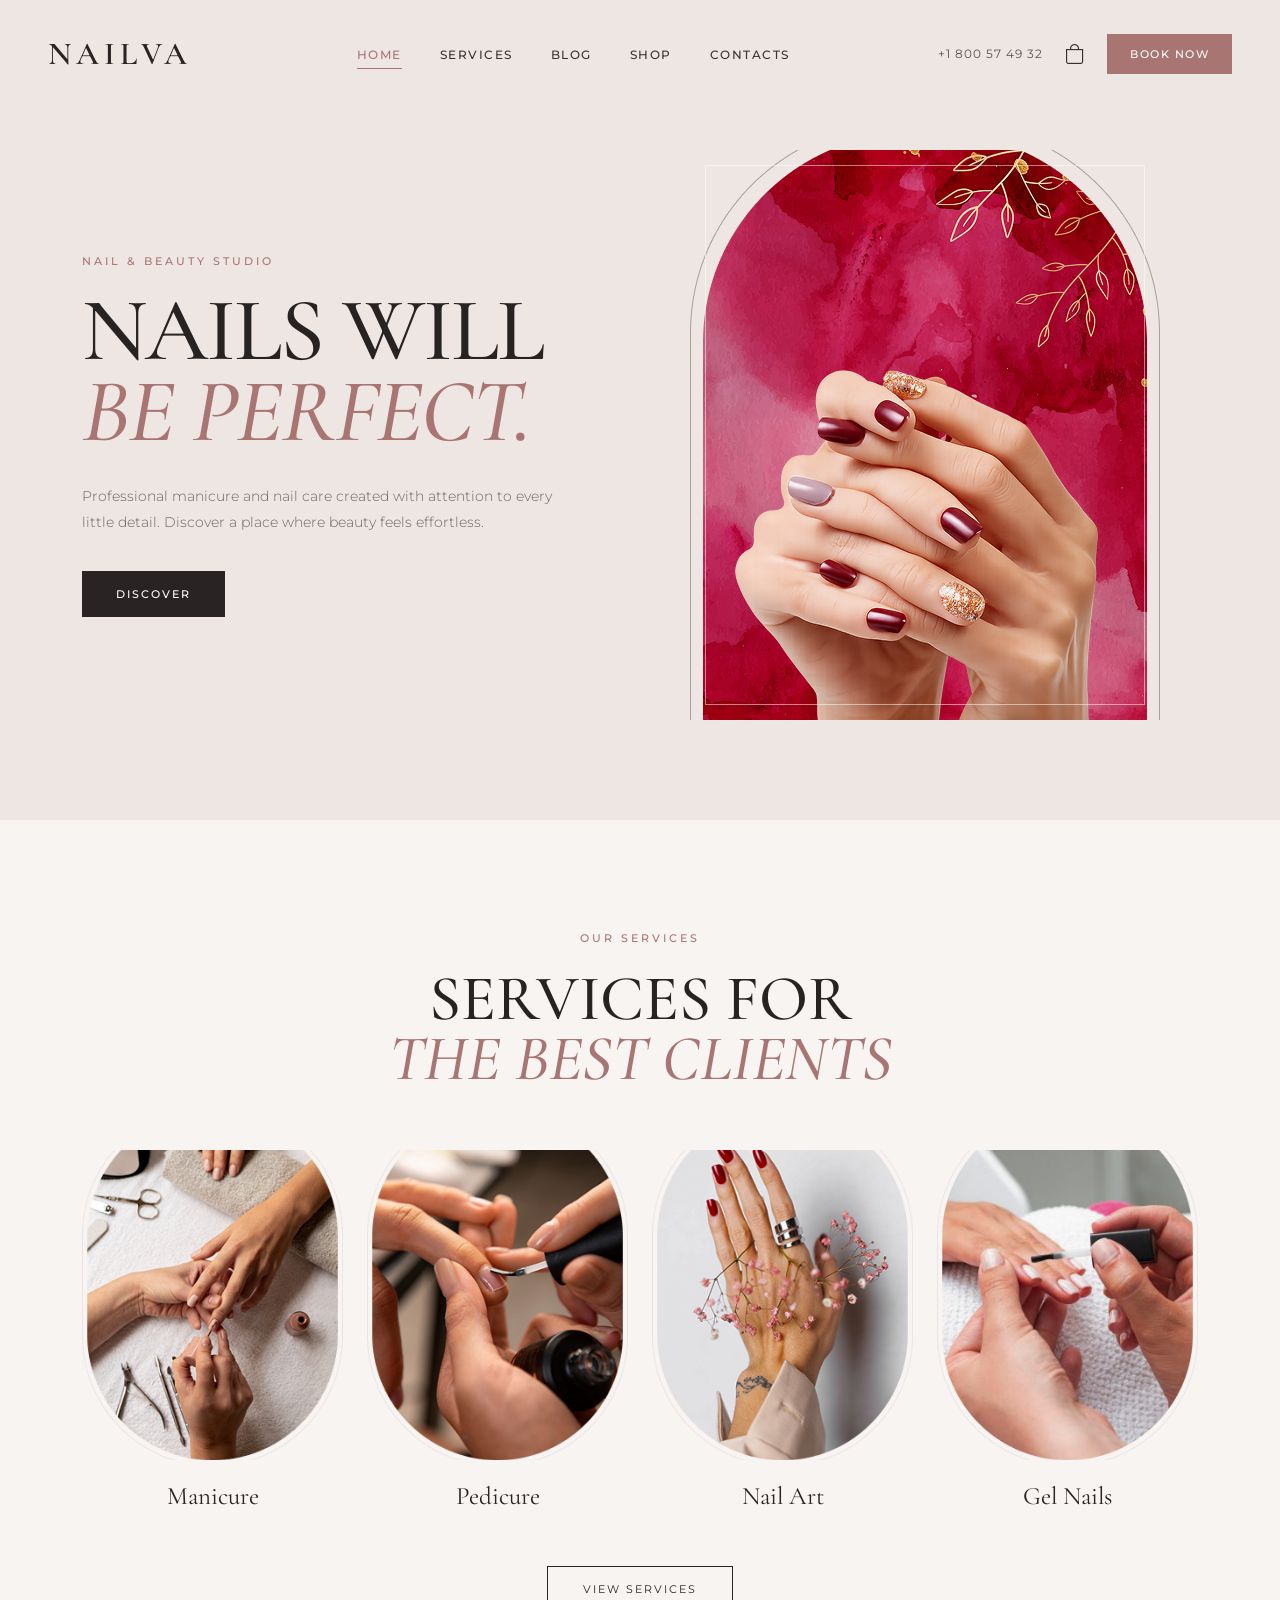
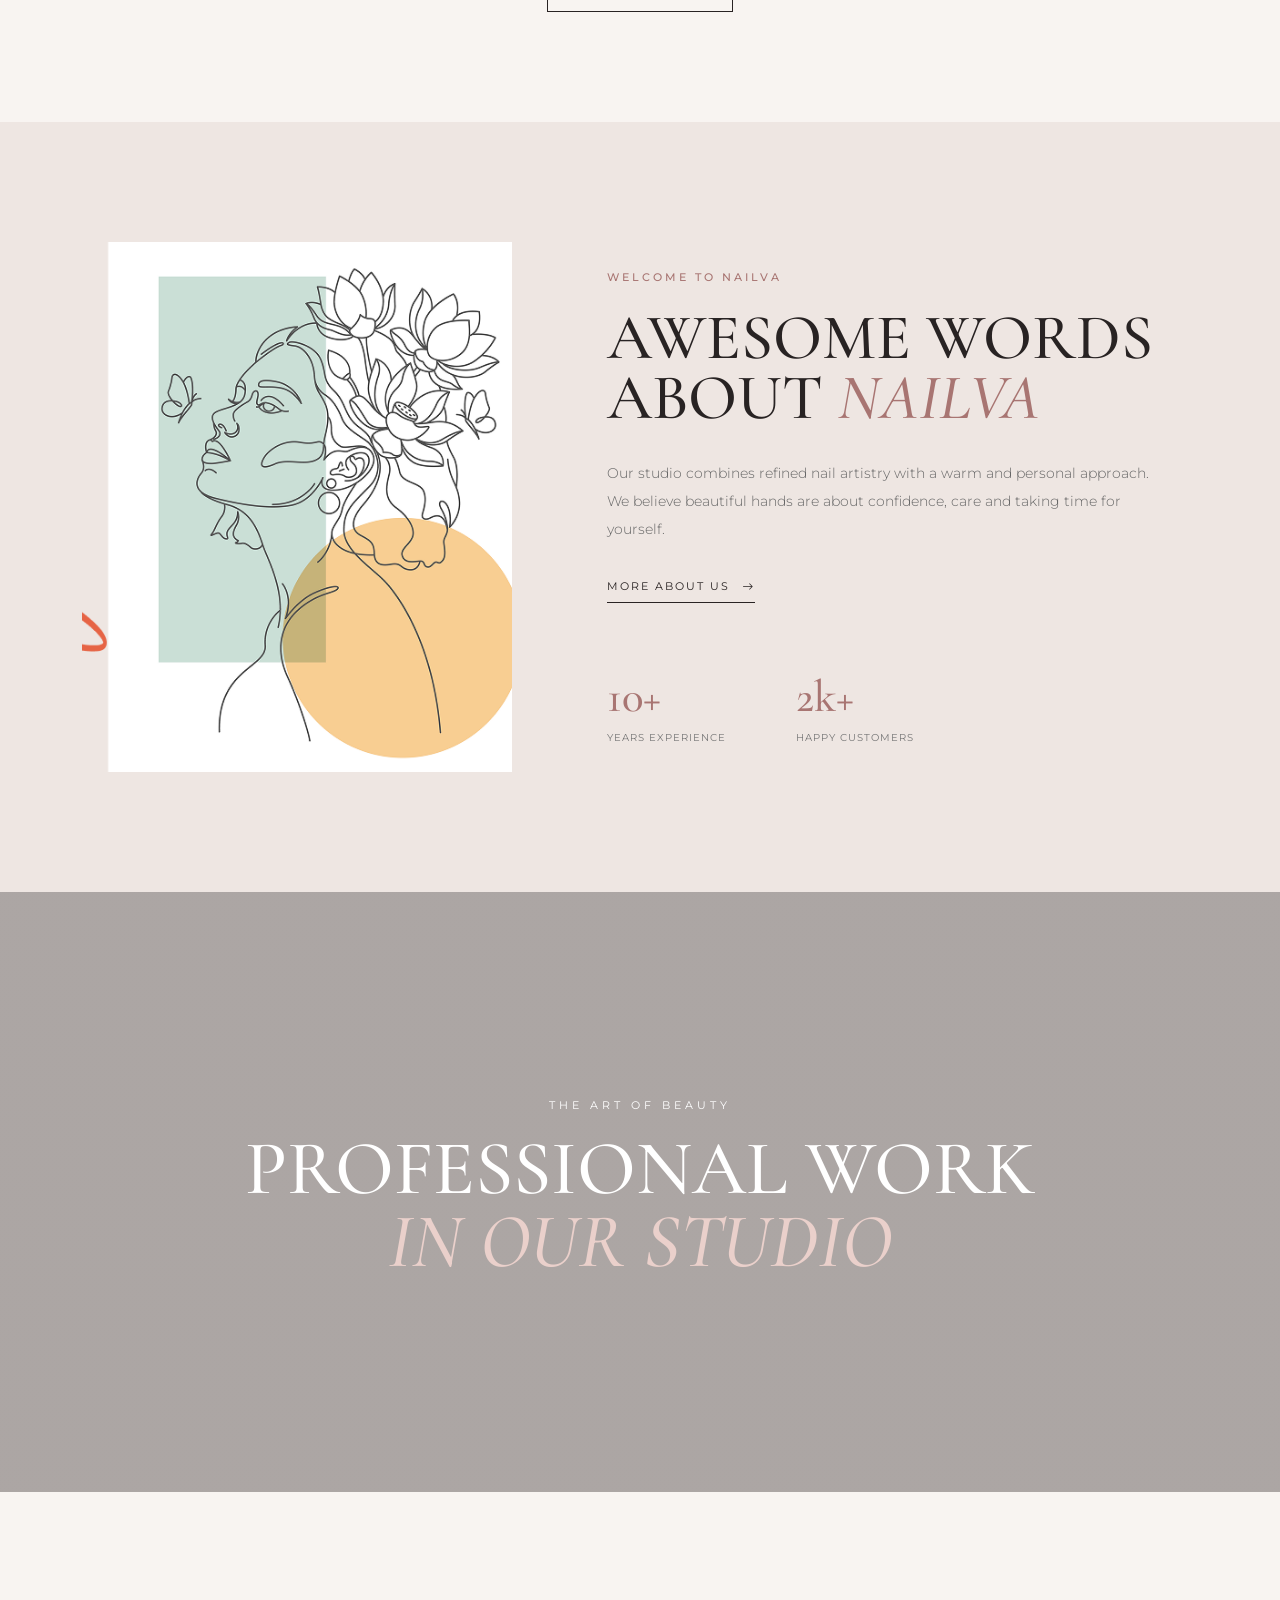
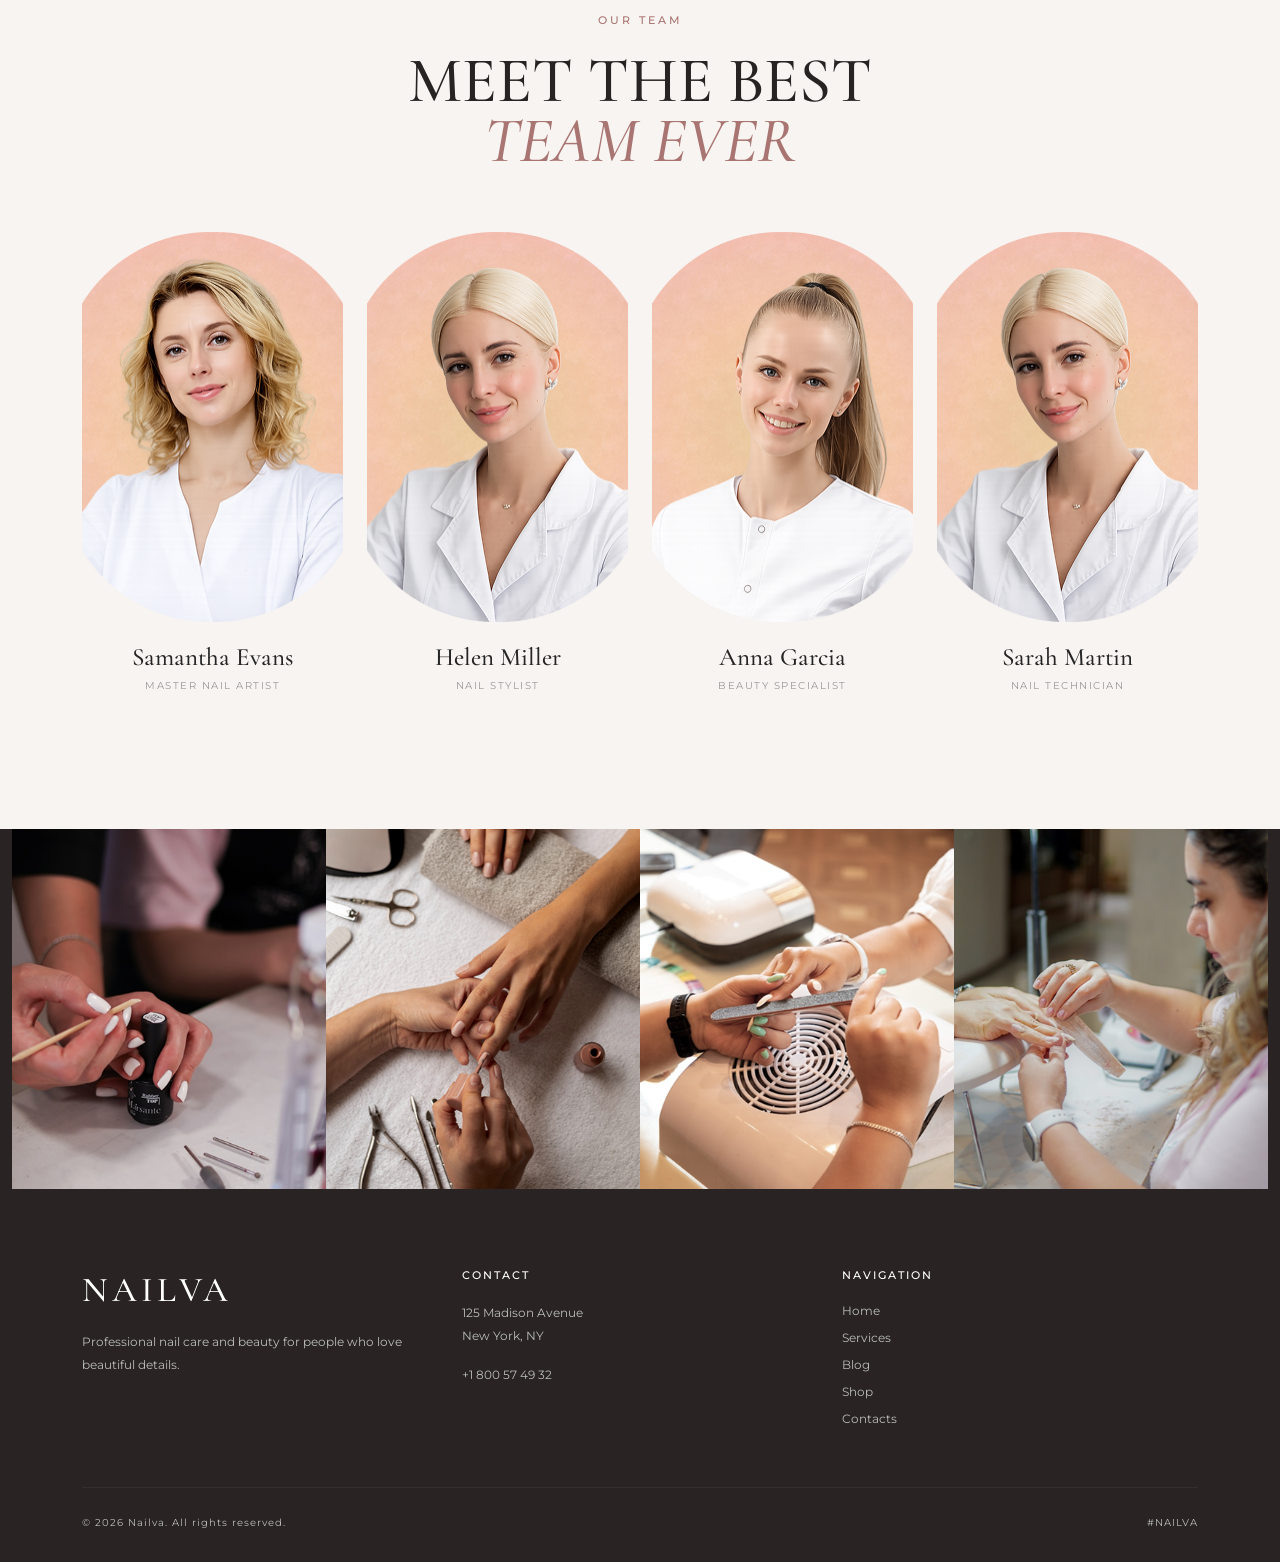
<file: index.html>
<!DOCTYPE html>
<html lang="en">

<head>
    <meta charset="UTF-8">
    <meta name="viewport" content="width=device-width, initial-scale=1.0">

    <title>Nailva - Nail Studio</title>

    <!-- Google Fonts -->
    <link rel="preconnect" href="https://fonts.googleapis.com">
    <link rel="preconnect" href="https://fonts.gstatic.com" crossorigin>

    <link href="https://fonts.googleapis.com/css2?family=Cormorant+Garamond:wght@400;500;600&family=Montserrat:wght@300;400;500;600&display=swap"
        rel="stylesheet">

    <!-- Bootstrap CSS -->
    <link href="https://cdn.jsdelivr.net/npm/bootstrap@5.3.3/dist/css/bootstrap.min.css"
        rel="stylesheet">

    <!-- Bootstrap Icons -->
    <link rel="stylesheet"
        href="https://cdn.jsdelivr.net/npm/bootstrap-icons@1.11.3/font/bootstrap-icons.min.css">

    <!-- Your CSS -->
    <link rel="stylesheet" href="./css/style.css">
</head>


<body>

    <!-- ================= NAVBAR ================= -->

    <header class="navbar-area">

        <nav class="navbar">

            <div class="container-fluid px-4 px-lg-5">

                <!-- Logo -->
                <a href="index.html" class="navbar-brand logo">
                    NAILVA
                </a>


                <!-- Navigation -->
                <ul class="navbar-menu">

                    <li>
                        <a href="index.html" class="active">
                            Home
                        </a>
                    </li>

                    <li>
                        <a href="services.html">
                            Services
                        </a>
                    </li>

                    <li>
                        <a href="blog.html">
                            Blog
                        </a>
                    </li>

                    <li>
                        <a href="shop.html">
                            Shop
                        </a>
                    </li>

                    <li>
                        <a href="contact.html">
                            Contacts
                        </a>
                    </li>

                </ul>


                <!-- Right Side -->
                <div class="navbar-right">

                    <span class="phone-number">
                        +1 800 57 49 32
                    </span>

                    <a href="shop.html" class="nav-icon">
                        <i class="bi bi-bag"></i>
                    </a>

                    <a href="contact.html" class="book-button">
                        Book now
                    </a>

                </div>

            </div>

        </nav>

    </header>



    <!-- ================= HERO SECTION ================= -->

    <section class="hero-section">

        <div class="container">

            <div class="row align-items-center">

                <!-- Hero Text -->

                <div class="col-lg-6">

                    <div class="hero-content">

                        <p class="small-title">
                            NAIL & BEAUTY STUDIO
                        </p>

                        <h1>
                            NAILS WILL
                            <br>
                            <span>BE PERFECT.</span>
                        </h1>

                        <p class="hero-description">
                            Professional manicure and nail care created
                            with attention to every little detail.
                            Discover a place where beauty feels effortless.
                        </p>

                        <a href="services.html" class="main-button">
                            Discover
                        </a>

                    </div>

                </div>


                <!-- Hero Image -->

                <div class="col-lg-6">

                    <div class="hero-image-wrapper">

                        <div class="hero-image">

                            <img
                                src="./indeximg/Component 2.png"
                                alt="Nail art">

                        </div>

                    </div>

                </div>

            </div>

        </div>

    </section>



    <!-- ================= SERVICES SECTION ================= -->

    <section class="services-section">

        <div class="container">

            <div class="text-center">

                <p class="section-small-title">
                    OUR SERVICES
                </p>

                <h2>
                    SERVICES FOR
                    <br>
                    <span>THE BEST CLIENTS</span>
                </h2>

            </div>


            <div class="row services-row">

                <!-- Service 1 -->

                <div class="col-6 col-md-3">

                    <a href="services.html" class="service-item">

                        <div class="service-image">

                            <img
                                src="/indeximg/Frame 32 (2).png"
                                alt="Manicure">

                        </div>

                        <p>
                            Manicure
                        </p>

                    </a>

                </div>


                <!-- Service 2 -->

                <div class="col-6 col-md-3">

                    <a href="services.html" class="service-item">

                        <div class="service-image">

                            <img
                                src="./indeximg/Frame 33 (1).png"
                                alt="Pedicure">

                        </div>

                        <p>
                            Pedicure
                        </p>

                    </a>

                </div>


                <!-- Service 3 -->

                <div class="col-6 col-md-3">

                    <a href="services.html" class="service-item">

                        <div class="service-image">

                            <img
                                src="./indeximg/Frame 34 (1).png"
                                alt="Nail Art">

                        </div>

                        <p>
                            Nail Art
                        </p>

                    </a>

                </div>


                <!-- Service 4 -->

                <div class="col-6 col-md-3">

                    <a href="services.html" class="service-item">

                        <div class="service-image">

                            <img
                                src="./indeximg/Frame 35 (1).png"
                                alt="Gel Nails">

                        </div>

                        <p>
                            Gel Nails
                        </p>

                    </a>

                </div>

            </div>


            <div class="text-center">

                <a href="services.html" class="outline-button">
                    View Services
                </a>

            </div>

        </div>

    </section>



    <!-- ================= ABOUT INTRO ================= -->

    <section class="about-intro-section">

        <div class="container">

            <div class="row align-items-center">

                <!-- Illustration / Image -->

                <div class="col-lg-5">

                    <div class="about-image">

                        <img
                            src="./indeximg/Frame 50.png"
                            alt="Nail studio">

                    </div>

                </div>


                <!-- Text -->

                <div class="col-lg-7">

                    <div class="about-content">

                        <p class="small-title">
                            WELCOME TO NAILVA
                        </p>

                        <h2>
                            AWESOME WORDS
                            <br>
                            ABOUT <span>NAILVA</span>
                        </h2>

                        <p>
                            Our studio combines refined nail artistry
                            with a warm and personal approach.
                            We believe beautiful hands are about
                            confidence, care and taking time for yourself.
                        </p>

                        <a href="about.html" class="text-button">
                            More about us
                            <i class="bi bi-arrow-right"></i>
                        </a>


                        <div class="statistics">

                            <div class="stat-item">

                                <strong>
                                    10+
                                </strong>

                                <span>
                                    Years experience
                                </span>

                            </div>


                            <div class="stat-item">

                                <strong>
                                    2k+
                                </strong>

                                <span>
                                    Happy customers
                                </span>

                            </div>

                        </div>

                    </div>

                </div>

            </div>

        </div>

    </section>



    <!-- ================= LARGE IMAGE SECTION ================= -->

    <section class="large-image-section">

        <div class="large-image-content">

            <p>
                THE ART OF BEAUTY
            </p>

            <h2>
                PROFESSIONAL WORK
                <br>
                <span>IN OUR STUDIO</span>
            </h2>

        </div>

    </section>



    <!-- ================= TEAM SECTION ================= -->

    <section class="team-section">

        <div class="container">

            <div class="text-center">

                <p class="small-title">
                    OUR TEAM
                </p>

                <h2>
                    MEET THE BEST
                    <br>
                    <span>TEAM EVER</span>
                </h2>

            </div>


            <div class="row team-row">


                <!-- Team Member 1 -->

                <div class="col-6 col-lg-3">

                    <div class="team-member">

                        <div class="team-image">

                            <img
                                src="./indeximg/Frame 84 (1).png"
                                alt="Samantha Evans">

                        </div>

                        <h5>
                            Samantha Evans
                        </h5>

                        <p>
                            Master Nail Artist
                        </p>

                    </div>

                </div>


                <!-- Team Member 2 -->

                <div class="col-6 col-lg-3">

                    <div class="team-member">

                        <div class="team-image">

                            <img
                                src="./indeximg/Frame 84 (2).png"
                                alt="Helen Miller">

                        </div>

                        <h5>
                            Helen Miller
                        </h5>

                        <p>
                            Nail Stylist
                        </p>

                    </div>

                </div>


                <!-- Team Member 3 -->

                <div class="col-6 col-lg-3">

                    <div class="team-member">

                        <div class="team-image">

                            <img
                                src="./indeximg/Frame 84 (3).png"
                                alt="Anna Garcia">

                        </div>

                        <h5>
                            Anna Garcia
                        </h5>

                        <p>
                            Beauty Specialist
                        </p>

                    </div>

                </div>


                <!-- Team Member 4 -->

                <div class="col-6 col-lg-3">

                    <div class="team-member">

                        <div class="team-image">

                            <img
                                src="./indeximg/Frame 84.png"
                                alt="Sarah Martin">

                        </div>

                        <h5>
                            Sarah Martin
                        </h5>

                        <p>
                            Nail Technician
                        </p>

                    </div>

                </div>

            </div>

        </div>

    </section>



    <!-- ================= WORK GALLERY ================= -->

    <section class="work-section">

        <div class="container-fluid">

            <div class="row g-0">

                <div class="col-6 col-lg-3">
                    <img
                        src="./indeximg/Frame 97.png"
                        alt="Nail work">
                </div>

                <div class="col-6 col-lg-3">
                    <img
                        src="./indeximg/Frame 98.png"
                        alt="Nail work">
                </div>

                <div class="col-6 col-lg-3">
                    <img
                        src="./indeximg/Frame 99.png"
                        alt="Nail work">
                </div>

                <div class="col-6 col-lg-3">
                    <img
                        src="./indeximg/Frame 100.png"
                        alt="Nail work">
                </div>

            </div>

        </div>

    </section>



    <!-- ================= FOOTER ================= -->

    <footer class="footer">

        <div class="container">

            <div class="row">

                <div class="col-md-4">

                    <h3>
                        NAILVA
                    </h3>

                    <p>
                        Professional nail care and beauty
                        for people who love beautiful details.
                    </p>

                </div>


                <div class="col-md-4">

                    <h5>
                        Contact
                    </h5>

                    <p>
                        125 Madison Avenue
                        <br>
                        New York, NY
                    </p>

                    <p>
                        +1 800 57 49 32
                    </p>

                </div>


                <div class="col-md-4">

                    <h5>
                        Navigation
                    </h5>

                    <a href="index.html">Home</a>
                    <a href="services.html">Services</a>
                    <a href="blog.html">Blog</a>
                    <a href="shop.html">Shop</a>
                    <a href="contact.html">Contacts</a>

                </div>

            </div>


            <hr>

            <div class="footer-bottom">

                <p>
                    © 2026 Nailva. All rights reserved.
                </p>

                <p>
                    #NAILVA
                </p>

            </div>

        </div>

    </footer>

    <script src="js/index.js"></script>

</body>

</html>
</file>
<file: css/style.css>
/* =========================================================
   GENERAL
========================================================= */

* {
    margin: 0;
    padding: 0;
    box-sizing: border-box;
}

html {
    scroll-behavior: smooth;
}

body {
    font-family: 'Montserrat', sans-serif;
    background: #f8f4f1;
    color: #252525;
    overflow-x: hidden;
}

img {
    max-width: 100%;
    display: block;
}

a {
    text-decoration: none;
    color: inherit;
}


/* =========================================================
   NAVBAR
========================================================= */

.navbar-area {
    position: absolute;
    top: 0;
    left: 0;
    width: 100%;
    z-index: 1000;
}

.navbar {
    padding: 25px 0;
}

.logo {
    font-family: 'Cormorant Garamond', serif;
    font-size: 32px;
    font-weight: 600;
    letter-spacing: 5px;
    color: #292323;
}

.navbar-menu {
    display: flex;
    align-items: center;
    gap: 38px;
    list-style: none;
    margin: 0;
    padding: 0;
}

.navbar-menu li a {
    position: relative;
    font-size: 12px;
    font-weight: 500;
    letter-spacing: 1.5px;
    text-transform: uppercase;
    color: #383333;
    transition: color 0.3s ease;
}

.navbar-menu li a::after {
    content: "";
    position: absolute;
    left: 0;
    bottom: -7px;
    width: 0;
    height: 1px;
    background: #a87572;
    transition: width 0.3s ease;
}

.navbar-menu li a:hover,
.navbar-menu li a.active {
    color: #a87572;
}

.navbar-menu li a:hover::after,
.navbar-menu li a.active::after {
    width: 100%;
}

.navbar-right {
    display: flex;
    align-items: center;
    gap: 22px;
}

.phone-number {
    font-size: 12px;
    letter-spacing: 1px;
    color: #555;
}

.nav-icon {
    font-size: 20px;
    color: #333;
    transition: color 0.3s ease;
}

.nav-icon:hover {
    color: #a87572;
}

.book-button {
    padding: 12px 23px;
    background: #a87572;
    color: #fff;
    font-size: 11px;
    font-weight: 500;
    letter-spacing: 1.5px;
    text-transform: uppercase;
    transition: all 0.3s ease;
}

.book-button:hover {
    background: #805c59;
    color: #fff;
}


/* =========================================================
   HERO SECTION
========================================================= */

.hero-section {
    min-height: 780px;
    padding: 150px 0 100px;
    background: #eee6e2;
    position: relative;
}

.hero-content {
    max-width: 560px;
}

.small-title,
.section-small-title {
    font-size: 11px;
    font-weight: 500;
    letter-spacing: 3px;
    color: #a87572;
    margin-bottom: 22px;
}

.hero-content h1 {
    font-family: 'Cormorant Garamond', serif;
    font-size: clamp(60px, 7vw, 100px);
    line-height: 0.9;
    font-weight: 500;
    letter-spacing: -2px;
    color: #282323;
    margin-bottom: 30px;
}

.hero-content h1 span {
    color: #a87572;
    font-style: italic;
}

.hero-description {
    max-width: 480px;
    font-size: 14px;
    line-height: 1.9;
    font-weight: 300;
    color: #666;
    margin-bottom: 35px;
}

.main-button {
    display: inline-block;
    padding: 15px 34px;
    background: #292323;
    color: #fff;
    font-size: 11px;
    font-weight: 500;
    letter-spacing: 2px;
    text-transform: uppercase;
    transition: all 0.3s ease;
}

.main-button:hover {
    background: #a87572;
    color: #fff;
}

.hero-image-wrapper {
    display: flex;
    justify-content: center;
    align-items: center;
}

.hero-image {
    width: 470px;
    height: 570px;
    overflow: hidden;
    position: relative;
}

.hero-image::after {
    content: "";
    position: absolute;
    inset: 15px;
    border: 1px solid rgba(255, 255, 255, 0.5);
    pointer-events: none;
}

.hero-image img {
    width: 100%;
    height: 100%;
    object-fit: cover;
}


/* =========================================================
   SERVICES SECTION
========================================================= */

.services-section {
    padding: 110px 0;
    background: #f8f4f1;
}

.services-section h2,
.about-content h2,
.team-section h2 {
    font-family: 'Cormorant Garamond', serif;
    font-size: clamp(45px, 5vw, 68px);
    line-height: 0.95;
    font-weight: 500;
    color: #282323;
    margin-bottom: 60px;
}

.services-section h2 span,
.about-content h2 span,
.team-section h2 span {
    color: #a87572;
    font-style: italic;
}

.services-row {
    margin-bottom: 50px;
}

.service-item {
    display: block;
    text-align: center;
}

.service-image {
    width: 100%;
    height: 310px;
    overflow: hidden;
    margin-bottom: 18px;
}

.service-image img {
    width: 100%;
    height: 100%;
    object-fit: cover;
    transition: transform 0.5s ease;
}

.service-item:hover .service-image img {
    transform: scale(1.06);
}

.service-item p {
    font-family: 'Cormorant Garamond', serif;
    font-size: 25px;
    color: #292323;
    margin: 0;
}

.outline-button {
    display: inline-block;
    padding: 14px 35px;
    border: 1px solid #292323;
    color: #292323;
    font-size: 11px;
    letter-spacing: 2px;
    text-transform: uppercase;
    transition: all 0.3s ease;
}

.outline-button:hover {
    background: #292323;
    color: #fff;
}


/* =========================================================
   ABOUT INTRO
========================================================= */

.about-intro-section {
    padding: 120px 0;
    background: #eee6e2;
}

.about-image {
    width: 100%;
    max-width: 430px;
    height: 530px;
    overflow: hidden;
}

.about-image img {
    width: 100%;
    height: 100%;
    object-fit: cover;
}

.about-content {
    padding-left: 50px;
}

.about-content h2 {
    margin-bottom: 30px;
}

.about-content > p:not(.small-title) {
    max-width: 550px;
    font-size: 14px;
    line-height: 2;
    font-weight: 300;
    color: #666;
    margin-bottom: 30px;
}

.text-button {
    display: inline-flex;
    align-items: center;
    gap: 12px;
    font-size: 11px;
    letter-spacing: 2px;
    text-transform: uppercase;
    color: #292323;
    border-bottom: 1px solid #292323;
    padding-bottom: 7px;
    transition: all 0.3s ease;
}

.text-button:hover {
    color: #a87572;
    border-color: #a87572;
}

.statistics {
    display: flex;
    gap: 70px;
    margin-top: 60px;
}

.stat-item {
    display: flex;
    flex-direction: column;
}

.stat-item strong {
    font-family: 'Cormorant Garamond', serif;
    font-size: 45px;
    font-weight: 500;
    color: #a87572;
}

.stat-item span {
    font-size: 10px;
    letter-spacing: 1px;
    text-transform: uppercase;
    color: #777;
}


/* =========================================================
   LARGE IMAGE SECTION
========================================================= */

.large-image-section {
    height: 600px;
    background-image:
        linear-gradient(
            rgba(30, 20, 20, 0.35),
            rgba(30, 20, 20, 0.35)
        ),
        url("https://images.unsplash.com/photo-1604654894610-df63bc536371?auto=format&fit=crop&w=1600&q=85");

    background-size: cover;
    background-position: center;
    display: flex;
    align-items: center;
    justify-content: center;
    text-align: center;
}

.large-image-content {
    color: #fff;
}

.large-image-content p {
    font-size: 11px;
    letter-spacing: 4px;
    margin-bottom: 20px;
}

.large-image-content h2 {
    font-family: 'Cormorant Garamond', serif;
    font-size: clamp(45px, 6vw, 80px);
    line-height: 0.95;
    font-weight: 500;
}

.large-image-content h2 span {
    font-style: italic;
    color: #ead0cb;
}


/* =========================================================
   TEAM
========================================================= */

.team-section {
    padding: 120px 0;
    background: #f8f4f1;
}

.team-row {
    margin-top: 20px;
}

.team-member {
    text-align: center;
}

.team-image {
    width: 100%;
    height: 390px;
    overflow: hidden;
    margin-bottom: 20px;
}

.team-image img {
    width: 100%;
    height: 100%;
    object-fit: cover;
    transition: transform 0.5s ease;
}

.team-member:hover .team-image img {
    transform: scale(1.05);
}

.team-member h5 {
    font-family: 'Cormorant Garamond', serif;
    font-size: 25px;
    font-weight: 500;
    margin-bottom: 6px;
}

.team-member p {
    font-size: 10px;
    text-transform: uppercase;
    letter-spacing: 1.5px;
    color: #999;
}


/* =========================================================
   WORK GALLERY
========================================================= */

.work-section {
    background: #292323;
}

.work-section img {
    width: 100%;
    height: 360px;
    object-fit: cover;
    transition: all 0.5s ease;
}

.work-section .col-6 {
    overflow: hidden;
}

.work-section .col-6:hover img {
    transform: scale(1.05);
}


/* =========================================================
   FOOTER
========================================================= */

.footer {
    padding: 80px 0 30px;
    background: #292323;
    color: #fff;
}

.footer h3 {
    font-family: 'Cormorant Garamond', serif;
    font-size: 35px;
    letter-spacing: 4px;
    font-weight: 500;
    margin-bottom: 20px;
}

.footer h5 {
    font-size: 11px;
    text-transform: uppercase;
    letter-spacing: 2px;
    margin-bottom: 20px;
}

.footer p {
    font-size: 12px;
    line-height: 1.9;
    color: #bbb;
}

.footer a {
    display: block;
    width: fit-content;
    font-size: 12px;
    color: #bbb;
    margin-bottom: 9px;
    transition: color 0.3s ease;
}

.footer a:hover {
    color: #d8aaa5;
}

.footer hr {
    margin: 50px 0 25px;
    border-color: #555;
}

.footer-bottom {
    display: flex;
    justify-content: space-between;
    align-items: center;
}

.footer-bottom p {
    margin: 0;
    font-size: 10px;
    letter-spacing: 1px;
}


/* =========================================================
   TABLET
========================================================= */

@media (max-width: 991px) {

    .navbar {
        padding: 20px 0;
    }

    .navbar-menu {
        gap: 20px;
    }

    .phone-number {
        display: none;
    }

    .hero-section {
        padding-top: 130px;
    }

    .hero-image {
        width: 100%;
        height: 500px;
    }

    .about-content {
        padding-left: 20px;
    }

    .about-image {
        height: 450px;
    }

    .team-image {
        height: 330px;
    }

}


/* =========================================================
   MOBILE
========================================================= */

@media (max-width: 767px) {

    .navbar-area {
        position: relative;
        background: #eee6e2;
    }

    .navbar {
        padding: 18px 0;
    }

    .navbar .container-fluid {
        flex-direction: column;
        gap: 18px;
    }

    .logo {
        font-size: 28px;
    }

    .navbar-menu {
        gap: 15px;
        flex-wrap: wrap;
        justify-content: center;
    }

    .navbar-menu li a {
        font-size: 9px;
        letter-spacing: 1px;
    }

    .navbar-right {
        display: none;
    }

    .hero-section {
        padding: 70px 0 70px;
        min-height: auto;
    }

    .hero-content {
        text-align: center;
        margin-bottom: 50px;
    }

    .hero-content h1 {
        font-size: 65px;
    }

    .hero-description {
        margin-left: auto;
        margin-right: auto;
    }

    .hero-image {
        height: 430px;
    }

    .services-section,
    .about-intro-section,
    .team-section {
        padding: 80px 0;
    }

    .services-section h2,
    .about-content h2,
    .team-section h2 {
        font-size: 48px;
        margin-bottom: 40px;
    }

    .service-image {
        height: 220px;
    }

    .service-item p {
        font-size: 22px;
    }

    .about-image {
        max-width: 100%;
        height: 400px;
        margin-bottom: 50px;
    }

    .about-content {
        padding-left: 0;
        text-align: center;
    }

    .about-content > p:not(.small-title) {
        margin-left: auto;
        margin-right: auto;
    }

    .statistics {
        justify-content: center;
        gap: 45px;
    }

    .large-image-section {
        height: 450px;
    }

    .large-image-content h2 {
        font-size: 48px;
    }

    .team-image {
        height: 280px;
    }

    .work-section img {
        height: 230px;
    }

    .footer {
        padding: 60px 0 25px;
        text-align: center;
    }

    .footer .col-md-4 {
        margin-bottom: 35px;
    }

    .footer a {
        margin-left: auto;
        margin-right: auto;
    }

    .footer-bottom {
        flex-direction: column;
        gap: 10px;
    }

}


/* =========================================================
   SMALL MOBILE
========================================================= */

@media (max-width: 480px) {

    .navbar-menu {
        gap: 10px;
    }

    .navbar-menu li a {
        font-size: 8px;
    }

    .hero-content h1 {
        font-size: 53px;
    }

    .hero-image {
        height: 360px;
    }

    .service-image {
        height: 180px;
    }

    .services-section h2,
    .about-content h2,
    .team-section h2 {
        font-size: 42px;
    }

    .about-image {
        height: 340px;
    }

    .team-image {
        height: 240px;
    }

    .work-section img {
        height: 180px;
    }

}
/* =========================================================
   SERVICES PAGE
========================================================= */


/* ---------------------------------------------------------
   SERVICES NAVBAR
--------------------------------------------------------- */

.services-navbar {
    position: absolute;
    top: 0;
    left: 0;
    width: 100%;
    z-index: 1000;
}


/* ---------------------------------------------------------
   SERVICES HERO
--------------------------------------------------------- */

.services-hero {
    min-height: 560px;
    background: #eee6e2;
    display: flex;
    align-items: center;
    text-align: center;
    padding: 150px 0 90px;
}

.services-hero-content {
    max-width: 800px;
    margin: auto;
}

.services-hero-content .small-title {
    margin-bottom: 20px;
}

.services-hero-content h1 {
    font-family: 'Cormorant Garamond', serif;
    font-size: clamp(65px, 9vw, 115px);
    line-height: 0.85;
    font-weight: 500;
    letter-spacing: -2px;
    color: #292323;
    margin-bottom: 35px;
}

.services-hero-content h1 span {
    color: #a87572;
    font-style: italic;
}

.services-hero-content > p:last-child {
    max-width: 580px;
    margin: auto;
    font-size: 14px;
    line-height: 2;
    font-weight: 300;
    color: #666;
}


/* ---------------------------------------------------------
   SERVICES INTRO
--------------------------------------------------------- */

.services-intro {
    padding: 120px 0;
    background: #f8f4f1;
}

.services-intro-image {
    width: 100%;
    height: 600px;
    overflow: hidden;
}

.services-intro-image img {
    width: 100%;
    height: 100%;
    object-fit: cover;
    transition: transform 0.7s ease;
}

.services-intro-image:hover img {
    transform: scale(1.04);
}

.services-intro-content {
    padding-left: 70px;
}

.services-intro-content h2 {
    font-family: 'Cormorant Garamond', serif;
    font-size: clamp(48px, 5vw, 72px);
    line-height: 0.95;
    font-weight: 500;
    color: #292323;
    margin-bottom: 30px;
}

.services-intro-content h2 span {
    color: #a87572;
    font-style: italic;
}

.services-intro-content p:not(.small-title) {
    max-width: 520px;
    font-size: 14px;
    line-height: 2;
    font-weight: 300;
    color: #666;
    margin-bottom: 20px;
}

.services-intro-content .main-button {
    margin-top: 15px;
}


/* ---------------------------------------------------------
   ALL SERVICES
--------------------------------------------------------- */

.all-services-section {
    padding: 120px 0;
    background: #eee6e2;
}

.services-heading {
    margin-bottom: 65px;
}

.services-heading h2 {
    font-family: 'Cormorant Garamond', serif;
    font-size: clamp(50px, 6vw, 75px);
    line-height: 0.9;
    font-weight: 500;
    color: #292323;
}

.services-heading h2 span {
    color: #a87572;
    font-style: italic;
}


/* ---------------------------------------------------------
   SERVICE CARD
--------------------------------------------------------- */

.service-card {
    background: #f8f4f1;
    height: 100%;
    transition: transform 0.4s ease, box-shadow 0.4s ease;
}

.service-card:hover {
    transform: translateY(-8px);
    box-shadow: 0 15px 35px rgba(50, 35, 35, 0.1);
}

.service-card-image {
    height: 330px;
    overflow: hidden;
    position: relative;
}

.service-card-image img {
    width: 100%;
    height: 100%;
    object-fit: cover;
    transition: transform 0.6s ease;
}

.service-card:hover .service-card-image img {
    transform: scale(1.07);
}

.service-number {
    position: absolute;
    top: 18px;
    left: 18px;
    width: 45px;
    height: 45px;
    background: #f8f4f1;
    display: flex;
    align-items: center;
    justify-content: center;
    font-family: 'Cormorant Garamond', serif;
    font-size: 18px;
    color: #a87572;
}

.service-card-content {
    padding: 30px;
}

.service-card-content h3 {
    font-family: 'Cormorant Garamond', serif;
    font-size: 32px;
    font-weight: 500;
    color: #292323;
    margin-bottom: 15px;
}

.service-card-content p {
    font-size: 12px;
    line-height: 1.9;
    font-weight: 300;
    color: #777;
    min-height: 70px;
    margin-bottom: 20px;
}

.service-price {
    font-family: 'Cormorant Garamond', serif;
    font-size: 23px;
    color: #a87572;
    margin-bottom: 20px;
}

.service-link {
    display: inline-flex;
    align-items: center;
    gap: 10px;
    padding-bottom: 6px;
    border-bottom: 1px solid #292323;
    font-size: 10px;
    letter-spacing: 1.5px;
    text-transform: uppercase;
    color: #292323;
    transition: all 0.3s ease;
}

.service-link i {
    transition: transform 0.3s ease;
}

.service-link:hover {
    color: #a87572;
    border-color: #a87572;
}

.service-link:hover i {
    transform: translateX(5px);
}


/* ---------------------------------------------------------
   SERVICES CTA
--------------------------------------------------------- */

.services-cta {
    min-height: 500px;
    background:
        linear-gradient(
            rgba(40, 30, 30, 0.55),
            rgba(40, 30, 30, 0.55)
        ),
        url("https://images.unsplash.com/photo-1632345031435-8727f6897d53?auto=format&fit=crop&w=1600&q=85");

    background-size: cover;
    background-position: center;
    display: flex;
    align-items: center;
    justify-content: center;
    text-align: center;
}

.services-cta-content {
    color: #fff;
}

.services-cta-content .small-title {
    color: #e2b8b3;
}

.services-cta-content h2 {
    font-family: 'Cormorant Garamond', serif;
    font-size: clamp(50px, 6vw, 80px);
    line-height: 0.9;
    font-weight: 500;
    margin-bottom: 40px;
}

.services-cta-content h2 span {
    color: #e2b8b3;
    font-style: italic;
}

.services-cta-content .outline-button {
    border-color: #fff;
    color: #fff;
}

.services-cta-content .outline-button:hover {
    background: #fff;
    color: #292323;
}


/* =========================================================
   SERVICES PAGE RESPONSIVE
========================================================= */

@media (max-width: 991px) {

    .services-hero {
        min-height: 500px;
    }

    .services-intro-content {
        padding-left: 30px;
    }

    .services-intro-image {
        height: 500px;
    }

    .service-card-image {
        height: 280px;
    }

}


@media (max-width: 767px) {

    .services-navbar {
        position: relative;
        background: #eee6e2;
    }

    .services-hero {
        min-height: auto;
        padding: 80px 0;
    }

    .services-hero-content h1 {
        font-size: 65px;
    }

    .services-intro {
        padding: 80px 0;
    }

    .services-intro-image {
        height: 400px;
        margin-bottom: 50px;
    }

    .services-intro-content {
        padding-left: 0;
        text-align: center;
    }

    .services-intro-content p:not(.small-title) {
        margin-left: auto;
        margin-right: auto;
    }

    .all-services-section {
        padding: 80px 0;
    }

    .services-heading {
        margin-bottom: 45px;
    }

    .service-card-image {
        height: 300px;
    }

    .services-cta {
        min-height: 420px;
    }

}


@media (max-width: 480px) {

    .services-hero-content h1 {
        font-size: 55px;
    }

    .services-intro-image {
        height: 330px;
    }

    .service-card-image {
        height: 240px;
    }

    .service-card-content {
        padding: 25px;
    }

    .service-card-content h3 {
        font-size: 28px;
    }

    .services-cta-content h2 {
        font-size: 48px;
    }

}
</file>
